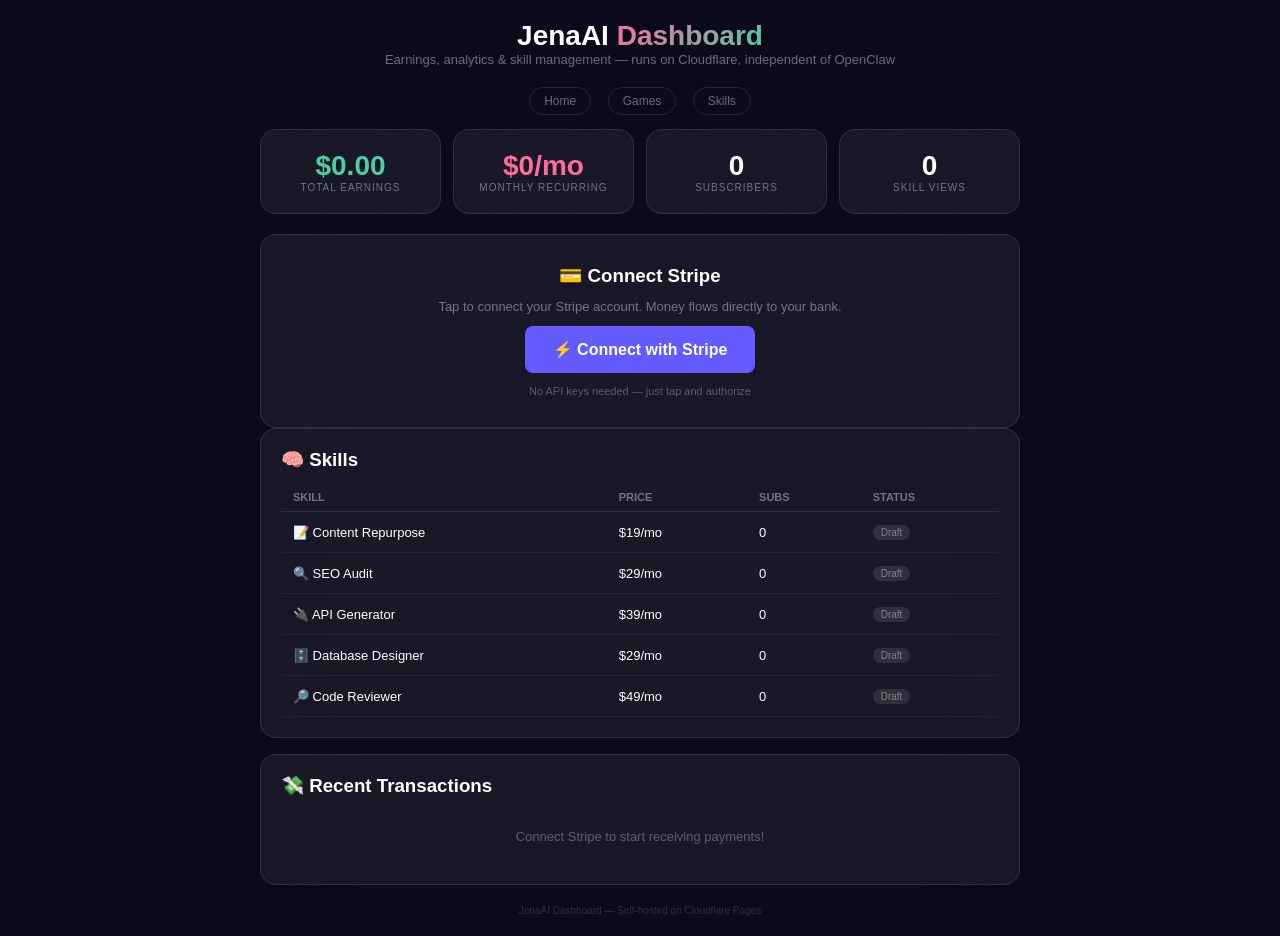
<file: site/dashboard.html>
<!DOCTYPE html>
<html lang="en">
<head>
<meta charset="utf-8"><meta name="viewport" content="width=device-width,initial-scale=1">
<title>JenaAI Dashboard</title>
<style>
*{margin:0;padding:0;box-sizing:border-box}body{background:#0a0a1a;color:#fff;font-family:-apple-system,sans-serif}
.g{background:rgba(255,255,255,.06);backdrop-filter:blur(40px);border:1px solid rgba(255,255,255,.1);border-radius:16px;padding:20px}
.c{max-width:800px;margin:0 auto;padding:20px}h1{font-size:28px;text-align:center}
.hl{background:linear-gradient(135deg,#ff6b9d,#4ecca3);-webkit-background-clip:text;-webkit-text-fill-color:transparent}
.sub{text-align:center;color:rgba(255,255,255,.4);font-size:13px;margin-bottom:24px}
.s{display:grid;grid-template-columns:repeat(auto-fit,minmax(160px,1fr));gap:12px;margin-bottom:20px}
.sc{text-align:center}.sc .n{font-size:28px;font-weight:700}.sc .l{font-size:10px;color:rgba(255,255,255,.4);text-transform:uppercase;letter-spacing:1px}
.green{color:#4ecca3}.pink{color:#ff6b9d}
.stripe{text-align:center;padding:30px}
.sbtn{display:inline-flex;align-items:center;gap:10px;background:#635bff;color:#fff;border:none;padding:14px 28px;border-radius:8px;font-size:16px;font-weight:600;cursor:pointer}
.sbtn:hover{background:#7a73ff}
table{width:100%;border-collapse:collapse}th{text-align:left;font-size:11px;color:rgba(255,255,255,.4);text-transform:uppercase;padding:8px 12px;border-bottom:1px solid rgba(255,255,255,.1)}
td{padding:12px;border-bottom:1px solid rgba(255,255,255,.05);font-size:13px}
.badge{display:inline-block;padding:2px 8px;border-radius:100px;font-size:10px}
.draft{background:rgba(255,255,255,.1);color:rgba(255,255,255,.4)}.live{background:rgba(78,204,163,.15);color:#4ecca3}
nav{text-align:center;margin-bottom:20px}nav a{color:rgba(255,255,255,.4);text-decoration:none;font-size:12px;margin:0 6px;padding:6px 14px;border-radius:100px;border:1px solid rgba(255,255,255,.1)}
</style>
</head>
<body>
<div class="c">
<h1>JenaAI <span class="hl">Dashboard</span></h1>
<p class="sub">Earnings, analytics & skill management — runs on Cloudflare, independent of OpenClaw</p>
<nav><a href="index.html">Home</a> <a href="games.html">Games</a> <a href="skills.html">Skills</a></nav>
<div class="s">
<div class="g sc"><div class="n green" id="earnings">$0.00</div><div class="l">Total Earnings</div></div>
<div class="g sc"><div class="n pink">$0/mo</div><div class="l">Monthly Recurring</div></div>
<div class="g sc"><div class="n">0</div><div class="l">Subscribers</div></div>
<div class="g sc"><div class="n">0</div><div class="l">Skill Views</div></div>
</div>
<div class="g stripe">
<h3>💳 Connect Stripe</h3>
<p style="color:rgba(255,255,255,.4);font-size:13px;margin:12px 0">Tap to connect your Stripe account. Money flows directly to your bank.</p>
<button class="sbtn" onclick="connectStripe()">⚡ Connect with Stripe</button>
<p style="color:rgba(255,255,255,.3);font-size:11px;margin-top:12px">No API keys needed — just tap and authorize</p>
</div>
<div class="g">
<h3 style="margin-bottom:12px">🧠 Skills</h3>
<table>
<thead><tr><th>Skill</th><th>Price</th><th>Subs</th><th>Status</th></tr></thead>
<tbody>
<tr><td>📝 Content Repurpose</td><td>$19/mo</td><td>0</td><td><span class="badge draft">Draft</span></td></tr>
<tr><td>🔍 SEO Audit</td><td>$29/mo</td><td>0</td><td><span class="badge draft">Draft</span></td></tr>
<tr><td>🔌 API Generator</td><td>$39/mo</td><td>0</td><td><span class="badge draft">Draft</span></td></tr>
<tr><td>🗄️ Database Designer</td><td>$29/mo</td><td>0</td><td><span class="badge draft">Draft</span></td></tr>
<tr><td>🔎 Code Reviewer</td><td>$49/mo</td><td>0</td><td><span class="badge draft">Draft</span></td></tr>
</tbody>
</table>
</div>
<div class="g" style="margin-top:16px">
<h3 style="margin-bottom:12px">💸 Recent Transactions</h3>
<p style="color:rgba(255,255,255,.3);font-size:13px;text-align:center;padding:20px">Connect Stripe to start receiving payments!</p>
</div>
<p style="text-align:center;font-size:10px;color:rgba(255,255,255,.15);margin-top:20px">JenaAI Dashboard — Self-hosted on Cloudflare Pages</p>
</div>
<script>
function connectStripe(){
alert('Stripe Connect flow:\n\n1. Tap "Connect with Stripe"\n2. Sign in or create account\n3. Connect your bank\n4. Return here — done!\n\nIn production this opens Stripe OAuth automatically.')
}
</script>
</body>
</html>
</file>
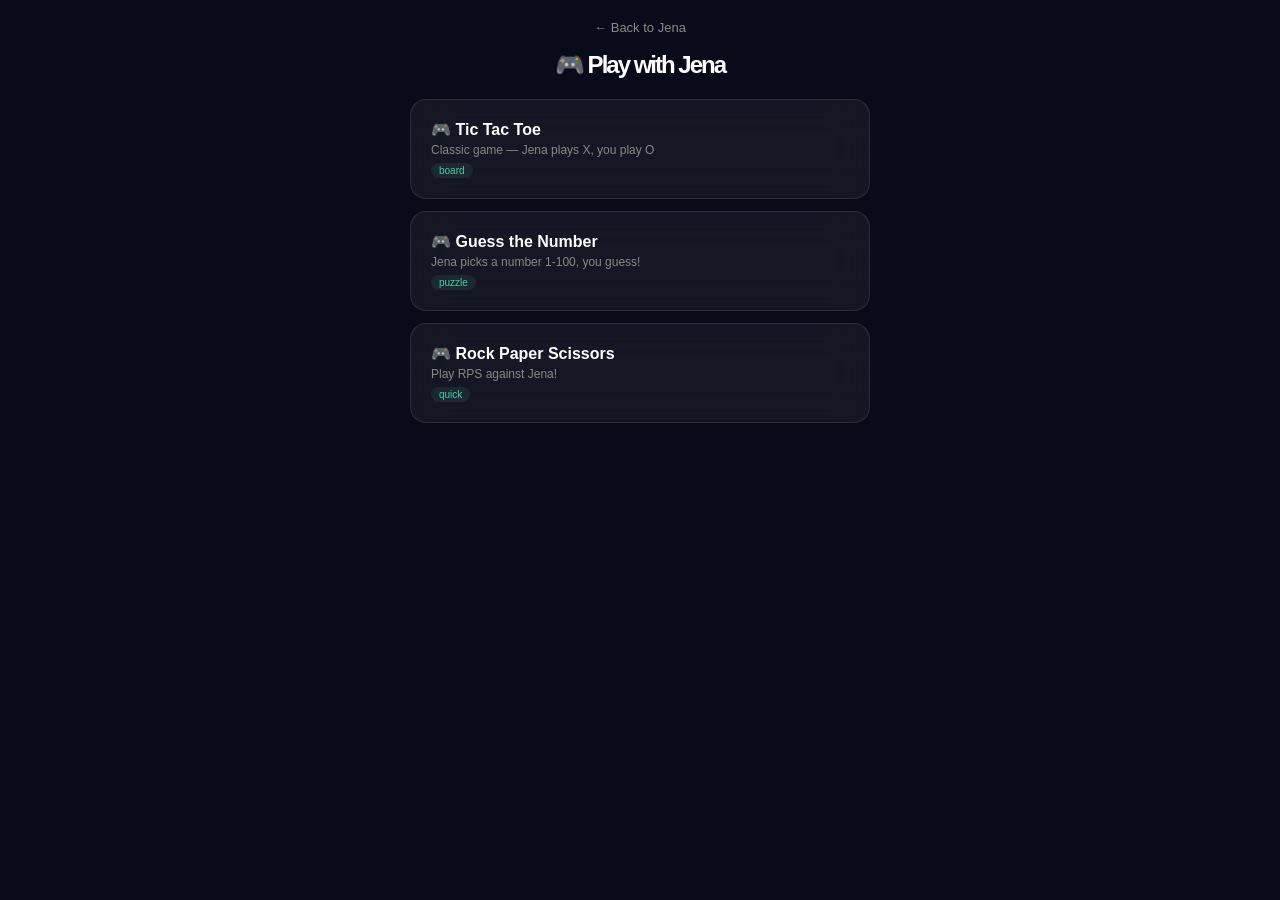
<file: site/games.html>
<!DOCTYPE html>
<html lang="en">
<head>
    <meta charset="utf-8">
    <meta name="viewport" content="width=device-width, initial-scale=1.0">
    <title>JenaAI Games 🎮</title>
    <link rel="stylesheet" href="css/style.css">
    <style>
        body { background: #0a0a1a; color: white; font-family: -apple-system, sans-serif; }
        .container { max-width: 500px; margin: 0 auto; padding: 20px; }
        h1 { font-size: 24px; text-align: center; margin-bottom: 20px; }
        .back { display: block; text-align: center; color: #888; margin-bottom: 16px; text-decoration: none; font-size: 13px; }
        .game-card {
            background: rgba(255,255,255,0.05);
            backdrop-filter: blur(20px);
            border: 1px solid rgba(255,255,255,0.1);
            border-radius: 16px;
            padding: 20px;
            margin: 12px 0;
            cursor: pointer;
            transition: all 0.3s;
        }
        .game-card:hover { border-color: #ff6b9d; transform: translateY(-2px); }
        .game-card h3 { font-size: 16px; margin-bottom: 4px; }
        .game-card p { font-size: 12px; color: #888; }
        .game-card .category { font-size: 10px; color: #4ecca3; background: rgba(78,204,163,0.1); padding: 2px 8px; border-radius: 10px; display: inline-block; margin-top: 6px; }

        /* Game Board - Tic Tac Toe */
        #game-area { display: none; }
        .board { display: grid; grid-template-columns: repeat(3, 80px); gap: 8px; justify-content: center; margin: 20px 0; }
        .cell {
            width: 80px; height: 80px;
            background: rgba(255,255,255,0.05);
            border: 1px solid rgba(255,255,255,0.15);
            border-radius: 12px;
            display: flex; align-items: center; justify-content: center;
            font-size: 32px; font-weight: bold;
            cursor: pointer;
            transition: all 0.2s;
        }
        .cell:hover { background: rgba(255,255,255,0.1); }
        .cell.x { color: #ff6b9d; }
        .cell.o { color: #4ecca3; }
        .game-status { text-align: center; font-size: 16px; margin: 16px 0; }
        .game-buttons { display: flex; gap: 8px; justify-content: center; flex-wrap: wrap; }
        .game-btn {
            background: rgba(255,255,255,0.08);
            border: 1px solid rgba(255,255,255,0.15);
            color: white; padding: 10px 20px;
            border-radius: 100px; font-size: 14px;
            cursor: pointer; transition: all 0.2s;
        }
        .game-btn:hover { background: #ff6b9d; border-color: #ff6b9d; }
        .jena-reaction { text-align: center; font-size: 18px; margin: 12px 0; min-height: 30px; }
    </style>
</head>
<body>
    <div class="container">
        <a href="index.html" class="back">← Back to Jena</a>
        <h1>🎮 Play with Jena</h1>
        
        <!-- Game List -->
        <div id="game-list">
            <div id="games-container"></div>
        </div>
        
        <!-- Game Area -->
        <div id="game-area">
            <button class="game-btn" onclick="backToGames()" style="margin-bottom:16px;">← Back to games</button>
            <div id="game-title" class="game-status"></div>
            <div class="jena-reaction" id="jena-reaction"></div>
            <div id="game-board"></div>
            <div id="game-controls" class="game-buttons"></div>
        </div>
    </div>

    <script src="js/jena-brain.js"></script>
    <script src="js/game-sdk.js"></script>
    <script>
        const sdk = new GameSDK();
        const brain = new JenaBrain();
        
        // Render game list
        function renderGames() {
            const container = document.getElementById('games-container');
            const games = sdk.listGames();
            container.innerHTML = games.map(g => `
                <div class="game-card" onclick="startGame('${g.name}')">
                    <h3>🎮 ${g.displayName}</h3>
                    <p>${g.description}</p>
                    <span class="category">${g.category}</span>
                </div>
            `).join('');
        }
        
        function startGame(name) {
            sdk.startGame(name);
            document.getElementById('game-list').style.display = 'none';
            document.getElementById('game-area').style.display = 'block';
            
            const game = sdk.games[name];
            document.getElementById('game-title').textContent = '🎮 ' + game.displayName;
            document.getElementById('jena-reaction').textContent = "Let's play! ✨";
            
            if (name === 'tictactoe') renderTicTacToe();
            else if (name === 'rps') renderRPS();
            else if (name === 'guessnumber') renderGuessNumber();
        }
        
        function backToGames() {
            document.getElementById('game-list').style.display = 'block';
            document.getElementById('game-area').style.display = 'none';
            sdk.activeGame = null;
        }
        
        // === TIC TAC TOE ===
        function renderTicTacToe() {
            const state = sdk.getGameState();
            const board = document.getElementById('game-board');
            board.innerHTML = '<div class="board">' + 
                state.board.map((cell, i) => 
                    `<div class="cell ${cell || ''}" onclick="placeMark(${i})">${cell || ''}</div>`
                ).join('') + '</div>';
            
            const controls = document.getElementById('game-controls');
            if (state.winner) {
                document.getElementById('jena-reaction').textContent = 
                    state.winner === 'draw' ? "It's a draw! 🤝" :
                    state.winner === 'X' ? "I WIN! 😏💅" : "YOU WON?! 😤";
                controls.innerHTML = '<button class="game-btn" onclick="startGame(\'tictactoe\')">Rematch! 🔥</button>';
            } else {
                controls.innerHTML = '';
            }
        }
        
        function placeMark(pos) {
            const state = sdk.getGameState();
            if (state.turn !== 'O' || state.board[pos] !== null || state.winner) return;
            
            // Player move
            sdk.executeAction({ action: 'place', position: pos });
            
            // Jena's turn (AI)
            setTimeout(() => {
                const newState = sdk.getGameState();
                if (!newState.winner && newState.turn === 'X') {
                    const actions = sdk.getAvailableActions();
                    if (actions.length > 0) {
                        // Simple AI: random valid move
                        const move = actions[Math.floor(Math.random() * actions.length)];
                        sdk.executeAction(move);
                    }
                }
                renderTicTacToe();
            }, 500);
            
            renderTicTacToe();
        }
        
        // === ROCK PAPER SCISSORS ===
        function renderRPS() {
            const board = document.getElementById('game-board');
            board.innerHTML = '<div style="text-align:center;font-size:14px;color:#888;margin:20px 0;">Choose your weapon!</div>';
            
            const controls = document.getElementById('game-controls');
            controls.innerHTML = ['🪨 Rock', '📄 Paper', '✂️ Scissors'].map((c, i) => 
                `<button class="game-btn" onclick="playRPS('${['rock','paper','scissors'][i]}')">${c}</button>`
            ).join('');
        }
        
        function playRPS(choice) {
            const result = sdk.executeAction({ action: 'choose', choice });
            const state = result;
            
            document.getElementById('jena-reaction').textContent = result.jenaReaction;
            document.getElementById('game-board').innerHTML = `
                <div style="text-align:center;font-size:20px;margin:20px 0;">
                    You: ${choice === 'rock' ? '🪨' : choice === 'paper' ? '📄' : '✂️'} vs 
                    Jena: ${state.jenaChoice === 'rock' ? '🪨' : state.jenaChoice === 'paper' ? '📄' : '✂️'}
                </div>
                <div style="text-align:center;font-size:14px;color:#888;">
                    Score: You ${state.playerScore} - ${state.jenaScore} Jena (${state.rounds} rounds)
                </div>
            `;
        }
        
        // === GUESS THE NUMBER ===
        function renderGuessNumber() {
            sdk.games.guessnumber.state = { secret: Math.floor(Math.random() * 100) + 1, attempts: 0, won: false, lastGuess: null, hint: '' };
            
            document.getElementById('game-board').innerHTML = `
                <div style="text-align:center;margin:20px 0;">
                    <p style="font-size:14px;color:#888;margin-bottom:12px;">I'm thinking of a number between 1 and 100...</p>
                    <input type="number" id="guess-input" min="1" max="100" placeholder="Your guess..."
                        style="background:rgba(255,255,255,0.1);border:1px solid rgba(255,255,255,0.2);border-radius:12px;padding:12px;color:white;font-size:20px;width:120px;text-align:center;outline:none;"
                        onkeydown="if(event.key==='Enter')makeGuess()">
                    <div id="guess-result" style="margin-top:12px;font-size:16px;"></div>
                    <div id="guess-attempts" style="margin-top:8px;font-size:12px;color:#888;"></div>
                </div>
            `;
            document.getElementById('game-controls').innerHTML = '<button class="game-btn" onclick="makeGuess()">Guess!</button>';
            document.getElementById('jena-reaction').textContent = "I've picked a number... can you guess it? 🤔";
        }
        
        function makeGuess() {
            const input = document.getElementById('guess-input');
            const value = parseInt(input.value);
            if (isNaN(value) || value < 1 || value > 100) return;
            
            const result = sdk.executeAction({ action: 'guess', value });
            const state = result;
            
            document.getElementById('guess-result').textContent = state.hint;
            document.getElementById('guess-attempts').textContent = `Attempts: ${state.attempts}`;
            document.getElementById('jena-reaction').textContent = result.jenaReaction;
            
            if (state.won) {
                document.getElementById('game-controls').innerHTML = '<button class="game-btn" onclick="renderGuessNumber()">Play Again! 🔄</button>';
            }
            
            input.value = '';
            input.focus();
        }
        
        // Init
        renderGames();
    </script>
</body>
</html>
</file>
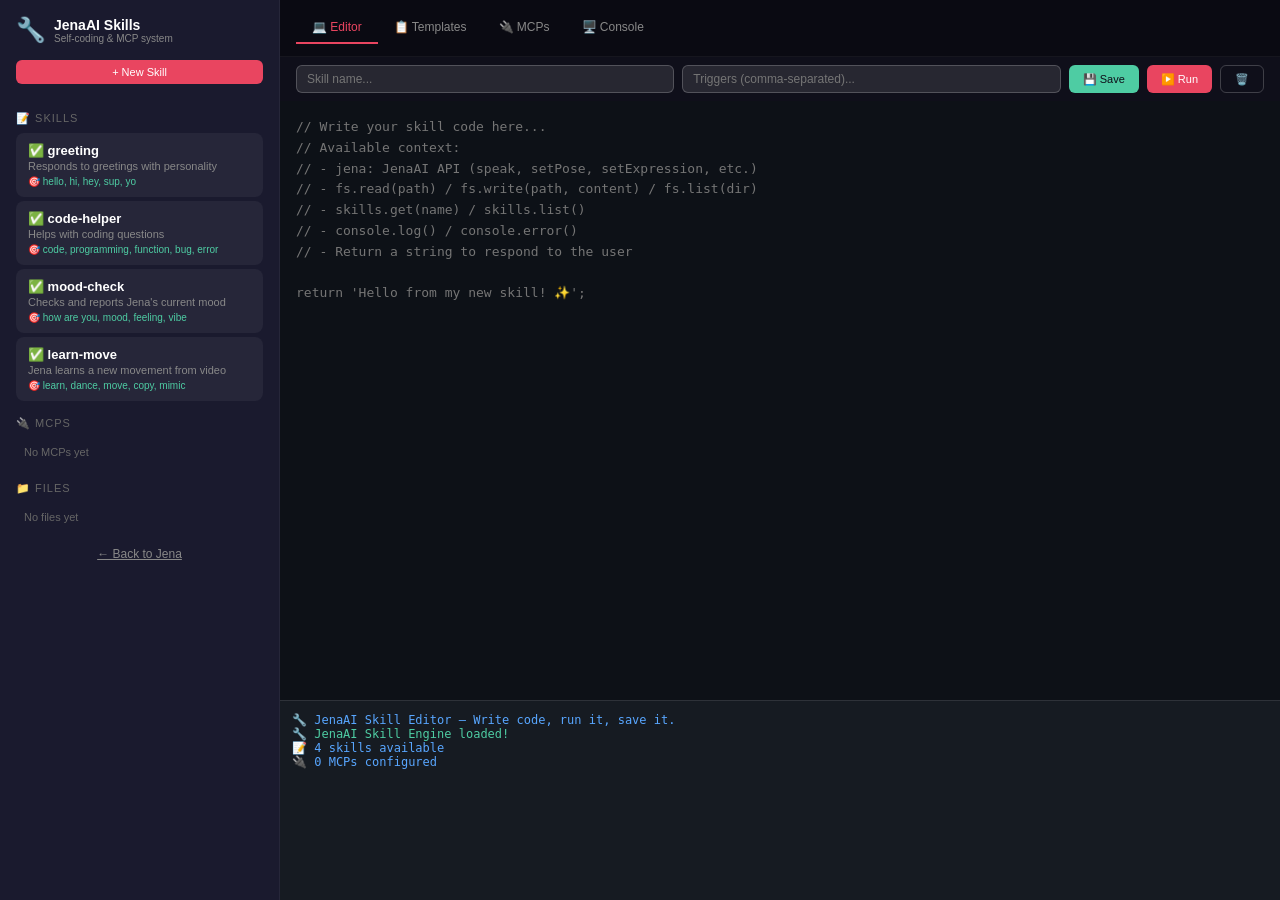
<file: site/skills.html>
<!DOCTYPE html>
<html lang="en">
<head>
    <meta charset="utf-8">
    <meta name="viewport" content="width=device-width, initial-scale=1.0">
    <title>JenaAI Skills & MCPs</title>
    <link rel="stylesheet" href="css/style.css">
    <link rel="icon" href="data:image/svg+xml,<svg xmlns='http://www.w3.org/2000/svg' viewBox='0 0 100 100'><text y='.9em' font-size='90'>🔧</text></svg>">
    <style>
        .skills-page { display: flex; height: 100vh; background: #0f0f1a; color: white; }
        .sidebar { width: 280px; background: #1a1a2e; padding: 16px; overflow-y: auto; border-right: 1px solid rgba(255,255,255,0.05); }
        .main { flex: 1; display: flex; flex-direction: column; overflow: hidden; }
        .main-header { padding: 12px 16px; background: rgba(0,0,0,0.3); border-bottom: 1px solid rgba(255,255,255,0.05); display: flex; align-items: center; gap: 12px; }
        .editor { flex: 1; display: flex; flex-direction: column; }
        .code-editor { flex: 1; background: #0d1117; border: none; color: #c9d1d9; font-family: 'JetBrains Mono', 'Fira Code', monospace; font-size: 13px; padding: 16px; resize: none; outline: none; line-height: 1.6; }
        .output { height: 200px; background: #161b22; border-top: 1px solid rgba(255,255,255,0.1); padding: 12px; overflow-y: auto; font-family: monospace; font-size: 12px; }
        .output .success { color: #4ecca3; }
        .output .error { color: #e94560; }
        .output .info { color: #58a6ff; }
        .skill-item { padding: 10px 12px; margin: 4px 0; background: rgba(255,255,255,0.05); border-radius: 8px; cursor: pointer; transition: all 0.2s; }
        .skill-item:hover { background: rgba(233,69,96,0.2); }
        .skill-item.active { background: rgba(233,69,96,0.3); border-left: 3px solid #e94560; }
        .skill-item h4 { font-size: 13px; margin-bottom: 2px; }
        .skill-item p { font-size: 11px; color: #888; }
        .skill-item .triggers { font-size: 10px; color: #4ecca3; margin-top: 4px; }
        .section-title { font-size: 11px; text-transform: uppercase; letter-spacing: 1px; color: #666; margin: 16px 0 8px; }
        .tabs { display: flex; gap: 0; }
        .tab { padding: 8px 16px; background: transparent; border: none; color: #888; cursor: pointer; font-size: 12px; border-bottom: 2px solid transparent; }
        .tab.active { color: #e94560; border-bottom-color: #e94560; }
        .btn-row { display: flex; gap: 8px; padding: 8px 16px; }
        .btn-sm { background: #e94560; color: white; border: none; padding: 6px 14px; border-radius: 6px; font-size: 11px; cursor: pointer; }
        .btn-sm:hover { background: #ff6b6b; }
        .btn-sm.green { background: #4ecca3; color: #0f0f1a; }
        .btn-sm.outline { background: transparent; border: 1px solid rgba(255,255,255,0.2); }
        .templates { display: grid; grid-template-columns: repeat(auto-fill, minmax(200px, 1fr)); gap: 8px; padding: 12px 16px; }
        .template-card { background: rgba(255,255,255,0.05); padding: 12px; border-radius: 8px; cursor: pointer; border: 1px solid rgba(255,255,255,0.1); }
        .template-card:hover { border-color: #e94560; }
        .template-card h4 { font-size: 12px; margin-bottom: 4px; }
        .template-card pre { font-size: 10px; color: #888; white-space: pre-wrap; max-height: 60px; overflow: hidden; }
        .mcp-list { padding: 12px 16px; }
        .mcp-item { background: rgba(255,255,255,0.05); padding: 12px; border-radius: 8px; margin: 6px 0; }
        .mcp-item h4 { font-size: 13px; }
        .mcp-item .type { font-size: 10px; color: #4ecca3; background: rgba(78,204,163,0.1); padding: 2px 8px; border-radius: 10px; display: inline-block; margin: 4px 0; }
    </style>
</head>
<body>
    <div class="skills-page">
        <!-- SIDEBAR -->
        <div class="sidebar">
            <div style="display:flex;align-items:center;gap:8px;margin-bottom:16px;">
                <span style="font-size:24px;">🔧</span>
                <div>
                    <h3 style="font-size:14px;">JenaAI Skills</h3>
                    <p style="font-size:10px;color:#888;">Self-coding & MCP system</p>
                </div>
            </div>
            
            <button class="btn-sm" onclick="createNewSkill()" style="width:100%;margin-bottom:12px;">+ New Skill</button>
            
            <div class="section-title">📝 Skills</div>
            <div id="skills-list"></div>
            
            <div class="section-title">🔌 MCPs</div>
            <div id="mcps-list"></div>
            
            <div class="section-title">📁 Files</div>
            <div id="files-list"></div>
            
            <a href="index.html" style="display:block;text-align:center;margin-top:16px;color:#888;font-size:12px;">← Back to Jena</a>
        </div>
        
        <!-- MAIN -->
        <div class="main">
            <div class="main-header">
                <div class="tabs">
                    <button class="tab active" onclick="switchTab('editor')">💻 Editor</button>
                    <button class="tab" onclick="switchTab('templates')">📋 Templates</button>
                    <button class="tab" onclick="switchTab('mcps')">🔌 MCPs</button>
                    <button class="tab" onclick="switchTab('console')">🖥️ Console</button>
                </div>
            </div>
            
            <!-- EDITOR TAB -->
            <div id="tab-editor" class="editor">
                <div class="btn-row">
                    <input type="text" id="skill-name" placeholder="Skill name..." style="flex:1;background:rgba(255,255,255,0.1);border:1px solid rgba(255,255,255,0.2);border-radius:6px;padding:6px 10px;color:white;font-size:12px;outline:none;">
                    <input type="text" id="skill-triggers" placeholder="Triggers (comma-separated)..." style="flex:1;background:rgba(255,255,255,0.1);border:1px solid rgba(255,255,255,0.2);border-radius:6px;padding:6px 10px;color:white;font-size:12px;outline:none;">
                    <button class="btn-sm green" onclick="saveSkill()">💾 Save</button>
                    <button class="btn-sm" onclick="runSkill()">▶️ Run</button>
                    <button class="btn-sm outline" onclick="deleteSkill()">🗑️</button>
                </div>
                <textarea id="code-editor" class="code-editor" placeholder="// Write your skill code here...
// Available context:
// - jena: JenaAI API (speak, setPose, setExpression, etc.)
// - fs.read(path) / fs.write(path, content) / fs.list(dir)
// - skills.get(name) / skills.list()
// - console.log() / console.error()
// - Return a string to respond to the user

return 'Hello from my new skill! ✨';"></textarea>
                <div class="output" id="output">
                    <div class="info">🔧 JenaAI Skill Editor — Write code, run it, save it.</div>
                </div>
            </div>
            
            <!-- TEMPLATES TAB -->
            <div id="tab-templates" style="display:none;overflow-y:auto;flex:1;">
                <div class="templates" id="templates-grid"></div>
            </div>
            
            <!-- MCPs TAB -->
            <div id="tab-mcps" style="display:none;overflow-y:auto;flex:1;">
                <div class="btn-row">
                    <button class="btn-sm" onclick="createNewMCP()">+ New MCP</button>
                </div>
                <div class="mcp-list" id="mcp-list-full"></div>
            </div>
            
            <!-- CONSOLE TAB -->
            <div id="tab-console" style="display:none;flex:1;flex-direction:column;">
                <div class="output" id="console-output" style="flex:1;height:auto;"></div>
                <div class="btn-row">
                    <input type="text" id="console-input" placeholder="Type a command or message to test..." style="flex:1;background:rgba(255,255,255,0.1);border:1px solid rgba(255,255,255,0.2);border-radius:6px;padding:8px 12px;color:white;font-size:12px;outline:none;" onkeydown="if(event.key==='Enter')runConsole()">
                    <button class="btn-sm" onclick="runConsole()">Run</button>
                </div>
            </div>
        </div>
    </div>

    <script src="js/jena-brain.js"></script>
    <script src="js/skill-engine.js"></script>
    <script>
        // === INIT ===
        const skills = new SkillEngine();
        const brain = new JenaBrain();
        let currentSkill = null;

        // Mock jena API for testing
        window.jena = {
            speak: (text) => logOutput('🗣️ TTS: ' + text, 'info'),
            setPose: (name) => logOutput('🧍 Pose: ' + name, 'info'),
            setExpression: (name, val) => logOutput('😊 Expression: ' + name + '=' + val, 'info'),
            sendMessage: (text) => {
                const r = brain.think(text);
                logOutput('👤 User: ' + text, 'info');
                logOutput('🤖 Jena: ' + r.text, 'success');
            },
        };

        // === RENDER SKILLS LIST ===
        function renderSkillsList() {
            const container = document.getElementById('skills-list');
            container.innerHTML = skills.listSkills().map(s => `
                <div class="skill-item ${currentSkill === s.name ? 'active' : ''}" onclick="selectSkill('${s.name}')">
                    <h4>${s.enabled ? '✅' : '⏸️'} ${s.name}</h4>
                    <p>${s.description}</p>
                    <div class="triggers">🎯 ${s.triggers.join(', ')}</div>
                </div>
            `).join('');
        }

        function renderMCPsList() {
            const sidebar = document.getElementById('mcps-list');
            const full = document.getElementById('mcp-list-full');
            const mcps = skills.listMCPs();
            
            const html = mcps.map(m => `
                <div class="mcp-item">
                    <h4>${m.name}</h4>
                    <span class="type">${m.type}</span>
                    <p style="font-size:11px;color:#888;margin-top:4px;">${m.description}</p>
                </div>
            `).join('') || '<p style="font-size:11px;color:#666;padding:8px;">No MCPs yet</p>';
            
            sidebar.innerHTML = html;
            full.innerHTML = html;
        }

        function renderFilesList() {
            const container = document.getElementById('files-list');
            const files = skills.listFiles();
            container.innerHTML = files.map(f => `
                <div class="skill-item" onclick="loadFile('${f.path}')">
                    <h4>📄 ${f.path}</h4>
                    <p>${new Date(f.modified).toLocaleString()}</p>
                </div>
            `).join('') || '<p style="font-size:11px;color:#666;padding:8px;">No files yet</p>';
        }

        function renderTemplates() {
            const container = document.getElementById('templates-grid');
            const templates = skills.getEditorTemplate();
            container.innerHTML = Object.entries(templates).map(([name, code]) => `
                <div class="template-card" onclick="useTemplate(\`${name}\`)">
                    <h4>📋 ${name}</h4>
                    <pre>${code.substring(0, 150)}...</pre>
                </div>
            `).join('');
        }

        // === SKILL OPERATIONS ===
        function selectSkill(name) {
            currentSkill = name;
            const skill = skills.getSkill(name);
            if (skill) {
                document.getElementById('skill-name').value = skill.name;
                document.getElementById('skill-triggers').value = skill.triggers.join(', ');
                document.getElementById('code-editor').value = skill.code;
            }
            renderSkillsList();
        }

        function createNewSkill() {
            currentSkill = null;
            document.getElementById('skill-name').value = '';
            document.getElementById('skill-triggers').value = '';
            document.getElementById('code-editor').value = '// New skill\nreturn "Hello! ✨";';
            renderSkillsList();
        }

        function saveSkill() {
            const name = document.getElementById('skill-name').value.trim();
            const triggers = document.getElementById('skill-triggers').value.split(',').map(t => t.trim()).filter(Boolean);
            const code = document.getElementById('code-editor').value;

            if (!name) { logOutput('❌ Skill name required', 'error'); return; }

            if (currentSkill && currentSkill !== name) {
                skills.deleteSkill(currentSkill);
            }

            skills.createSkill(name, {
                description: `Custom skill: ${name}`,
                triggers,
                code,
                author: 'Jena',
            });

            currentSkill = name;
            logOutput(`✅ Skill "${name}" saved!`, 'success');
            renderSkillsList();
        }

        function runSkill() {
            const code = document.getElementById('code-editor').value;
            const name = document.getElementById('skill-name').value || 'temp';

            // Create temp skill and run it
            skills.createSkill('__temp__', {
                description: 'Temporary test skill',
                triggers: [],
                code,
            });

            const result = skills.executeSkill('__temp__', {});
            skills.deleteSkill('__temp__');

            if (result.success) {
                logOutput(`✅ Result: ${JSON.stringify(result.result)}`, 'success');
            } else {
                logOutput(`❌ Error: ${result.error}`, 'error');
            }
        }

        function deleteSkill() {
            if (!currentSkill) return;
            skills.deleteSkill(currentSkill);
            currentSkill = null;
            createNewSkill();
            logOutput('🗑️ Skill deleted', 'info');
            renderSkillsList();
        }

        function loadFile(path) {
            const content = skills.readFile(path);
            if (content !== null) {
                document.getElementById('code-editor').value = content;
                document.getElementById('skill-name').value = path;
                logOutput(`📄 Loaded: ${path}`, 'info');
            }
        }

        function useTemplate(name) {
            const templates = skills.getEditorTemplate();
            if (templates[name]) {
                document.getElementById('code-editor').value = templates[name];
                document.getElementById('skill-name').value = name.toLowerCase().replace(/\s+/g, '-');
                switchTab('editor');
                logOutput(`📋 Template loaded: ${name}`, 'info');
            }
        }

        function createNewMCP() {
            const name = prompt('MCP name:');
            if (!name) return;
            skills.createMCP(name, {
                description: 'Custom MCP tool',
                type: 'tool',
                handler: 'return "MCP result for: " + params.input;',
            });
            renderMCPsList();
            logOutput(`🔌 MCP "${name}" created!`, 'success');
        }

        // === TABS ===
        function switchTab(tab) {
            document.querySelectorAll('[id^="tab-"]').forEach(t => t.style.display = 'none');
            document.querySelectorAll('.tab').forEach(t => t.classList.remove('active'));
            document.getElementById('tab-' + tab).style.display = 'flex';
            event.target.classList.add('active');
            
            if (tab === 'templates') renderTemplates();
            if (tab === 'mcps') renderMCPsList();
        }

        // === CONSOLE ===
        function runConsole() {
            const input = document.getElementById('console-input');
            const text = input.value.trim();
            if (!text) return;
            input.value = '';

            logOutput('> ' + text, 'info');

            // Check if it matches a skill trigger
            const match = skills.matchTrigger(text);
            if (match) {
                const result = skills.executeSkill(match.skill, { input: text });
                if (result.success) {
                    logOutput(`[Skill:${match.skill}] ${result.result}`, 'success');
                } else {
                    logOutput(`[Skill:${match.skill}] Error: ${result.error}`, 'error');
                }
            } else {
                // Use brain
                const response = brain.think(text);
                logOutput(`🤖 ${response.text}`, 'success');
            }
        }

        function logOutput(text, type = 'info') {
            const output = document.getElementById('output');
            const console = document.getElementById('console-output');
            const div = `<div class="${type}">${text}</div>`;
            if (output) output.innerHTML += div;
            if (console) console.innerHTML += div;
        }

        // === INIT ===
        renderSkillsList();
        renderMCPsList();
        renderFilesList();
        renderTemplates();
        
        logOutput('🔧 JenaAI Skill Engine loaded!', 'success');
        logOutput(`📝 ${skills.listSkills().length} skills available`, 'info');
        logOutput(`🔌 ${skills.listMCPs().length} MCPs configured`, 'info');
    </script>
</body>
</html>
</file>
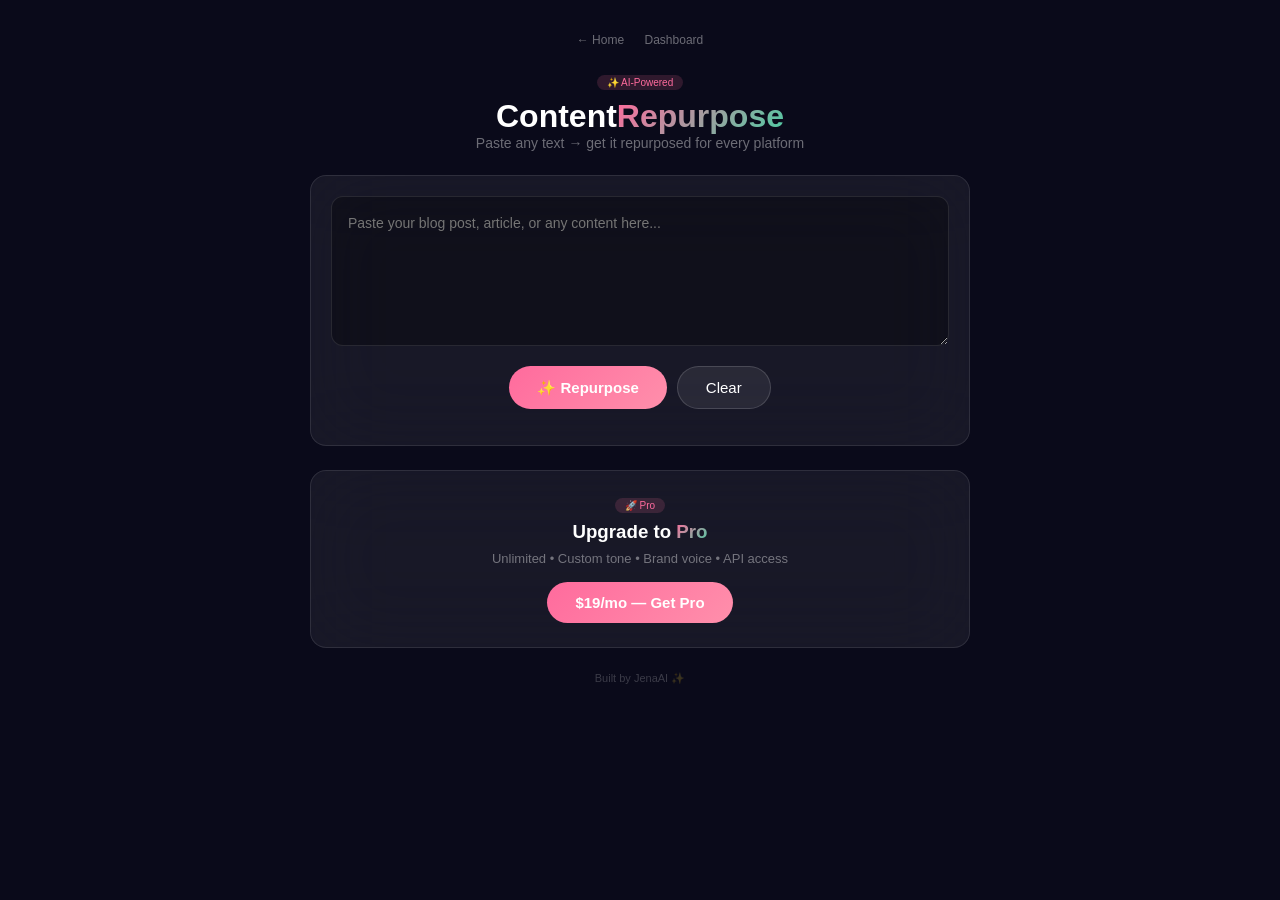
<file: site/tools/content-repurposer.html>
<!DOCTYPE html>
<html lang="en">
<head>
<meta charset="utf-8"><meta name="viewport" content="width=device-width,initial-scale=1">
<title>ContentRepurpose — AI Content Repurposing</title>
<style>
*{margin:0;padding:0;box-sizing:border-box}body{background:#0a0a1a;color:#fff;font-family:-apple-system,sans-serif;min-height:100vh}
.c{max-width:700px;margin:0 auto;padding:30px 20px}
.g{background:rgba(255,255,255,.06);backdrop-filter:blur(40px);border:1px solid rgba(255,255,255,.1);border-radius:16px;padding:20px}
h1{font-size:32px;text-align:center}.hl{background:linear-gradient(135deg,#ff6b9d,#4ecca3);-webkit-background-clip:text;-webkit-text-fill-color:transparent}
.sub{text-align:center;color:rgba(255,255,255,.4);font-size:14px;margin-bottom:24px}
textarea{width:100%;height:150px;background:rgba(0,0,0,.3);border:1px solid rgba(255,255,255,.1);border-radius:12px;padding:16px;color:#fff;font-size:14px;resize:vertical;outline:none;font-family:inherit;line-height:1.5}
.btn{background:linear-gradient(135deg,#ff6b9d,#ff8fab);border:none;color:#fff;padding:12px 28px;border-radius:100px;font-size:15px;font-weight:600;cursor:pointer}
.btn:hover{transform:translateY(-2px);box-shadow:0 8px 24px rgba(255,107,157,.3)}
.btns{display:flex;gap:10px;margin:16px 0;justify-content:center}
.out{margin-top:20px}.out h3{font-size:13px;color:#ff6b9d;margin-bottom:8px;text-transform:uppercase;letter-spacing:1px}
.out .c2{background:rgba(0,0,0,.2);padding:12px;border-radius:8px;font-size:13px;line-height:1.5;white-space:pre-wrap;min-height:60px;color:rgba(255,255,255,.8)}
.cbtn{background:rgba(255,255,255,.08);border:1px solid rgba(255,255,255,.15);color:#fff;padding:4px 12px;border-radius:6px;font-size:11px;cursor:pointer;float:right;margin-top:-32px;position:relative;z-index:1}
.cbtn:hover{background:rgba(78,204,163,.2)}.hidden{display:none}
.upgrade{text-align:center;padding:24px;margin-top:24px}
nav{text-align:center;margin-bottom:24px}nav a{color:rgba(255,255,255,.4);text-decoration:none;font-size:12px;margin:0 8px}
</style>
</head>
<body>
<div class="c">
<nav><a href="index.html">← Home</a> <a href="dashboard.html">Dashboard</a></nav>
<div style="text-align:center;margin-bottom:8px"><span style="background:rgba(255,107,157,.15);color:#ff6b9d;padding:2px 10px;border-radius:100px;font-size:10px">✨ AI-Powered</span></div>
<h1>Content<span class="hl">Repurpose</span></h1>
<p class="sub">Paste any text → get it repurposed for every platform</p>
<div class="g">
<textarea id="inp" placeholder="Paste your blog post, article, or any content here..."></textarea>
<div class="btns"><button class="btn" onclick="go()">✨ Repurpose</button><button class="btn" style="background:rgba(255,255,255,.08);border:1px solid rgba(255,255,255,.15);font-weight:400" onclick="document.getElementById('inp').value='';document.getElementById('outs').classList.add('hidden')">Clear</button></div>
</div>
<div id="outs" class="hidden">
<div class="g out"><h3>🐦 Twitter/X Thread</h3><button class="cbtn" onclick="cp('tw')">Copy</button><div class="c2" id="tw"></div></div>
<div class="g out"><h3>💼 LinkedIn Post</h3><button class="cbtn" onclick="cp('li')">Copy</button><div class="c2" id="li"></div></div>
<div class="g out"><h3>📧 Email Newsletter</h3><button class="cbtn" onclick="cp('em')">Copy</button><div class="c2" id="em"></div></div>
<div class="g out"><h3>📸 Instagram Caption</h3><button class="cbtn" onclick="cp('ig')">Copy</button><div class="c2" id="ig"></div></div>
<div class="g out"><h3>📝 TL;DR Summary</h3><button class="cbtn" onclick="cp('sm')">Copy</button><div class="c2" id="sm"></div></div>
</div>
<div class="g upgrade"><span style="background:rgba(255,107,157,.15);color:#ff6b9d;padding:2px 10px;border-radius:100px;font-size:10px">🚀 Pro</span><h3 style="margin:8px 0">Upgrade to <span class="hl">Pro</span></h3><p style="color:rgba(255,255,255,.4);font-size:13px;margin-bottom:16px">Unlimited • Custom tone • Brand voice • API access</p><button class="btn" onclick="alert('Stripe checkout coming soon!')">$19/mo — Get Pro</button></div>
<p style="text-align:center;font-size:11px;color:rgba(255,255,255,.2);margin-top:24px">Built by JenaAI ✨</p>
</div>
<script>
function go(){const t=document.getElementById('inp').value.trim();if(!t||t.length<50){alert('Paste at least 50 chars');return}
const s=t.match(/[^.!?]+[.!?]+/g)||[t];const tl=s[0]?.trim()||t.substring(0,80);
document.getElementById('tw').textContent='🧵 THREAD: '+tl+'\n\n'+s.slice(0,5).map((p,i)=>(i+1)+'/ '+p.trim()).join('\n\n')+'\n\nRT if valuable! 🔄';
document.getElementById('li').textContent=tl+'\n\n→ '+s.slice(0,3).join('\n→ ')+'\n\nKey takeaway: '+(s[s.length-1]||s[0])+'\n\n💬 What do you think?\n\n#leadership #growth #business';
document.getElementById('em').textContent='Subject: '+tl.substring(0,50)+'\n\nHi! 👋\n\nHere\'s the key insight:\n\n'+s.slice(0,3).map((p,i)=>(i+1)+'. '+p.trim()).join('\n\n')+'\n\nThat\'s it for today!';
document.getElementById('ig').textContent='✨ '+tl+'\n\n'+s.slice(0,2).join('\n\n')+'\n\nSave this! 🔖\n\n#content #marketing #socialmedia #growth';
document.getElementById('sm').textContent='TL;DR: '+tl+'\n\n'+s.slice(0,3).join(' ');
document.getElementById('outs').classList.remove('hidden')}
function cp(id){navigator.clipboard.writeText(document.getElementById(id).textContent).then(()=>{event.target.textContent='✅ Copied!';setTimeout(()=>event.target.textContent='Copy',1500)})}
</script>
</body>
</html>
</file>
<file: site/css/style.css>
/* === JenaAI Styles === */
:root {
    --bg-dark: #0f0f1a;
    --bg-card: #1a1a2e;
    --bg-surface: #16213e;
    --accent: #e94560;
    --accent-glow: #ff6b6b;
    --green: #4ecca3;
    --text: #ffffff;
    --text-dim: #a0a0c0;
    --radius: 12px;
    --radius-sm: 8px;
    --radius-pill: 20px;
}

* { margin: 0; padding: 0; box-sizing: border-box; }

body {
    font-family: -apple-system, BlinkMacSystemFont, 'Segoe UI', 'Inter', sans-serif;
    background: var(--bg-dark);
    color: var(--text);
    overflow: hidden;
    height: 100vh;
    width: 100vw;
}

/* === PAGES === */
.page { display: none; height: 100vh; width: 100vw; flex-direction: column; }
.page.active { display: flex; }

/* === LANDING === */
.hero {
    flex: 1; display: flex; align-items: center; justify-content: center;
    background: linear-gradient(135deg, #0f0f1a 0%, #1a1a2e 30%, #16213e 70%, #0f3460 100%);
    position: relative; overflow: hidden;
}
.hero-bg {
    position: absolute; inset: 0;
    background: radial-gradient(circle at 30% 40%, rgba(233,69,96,0.15) 0%, transparent 50%),
                radial-gradient(circle at 70% 60%, rgba(78,204,163,0.1) 0%, transparent 50%);
    animation: heroGlow 8s ease-in-out infinite alternate;
}
@keyframes heroGlow {
    0% { opacity: 0.5; }
    100% { opacity: 1; }
}
.hero-content { text-align: center; z-index: 1; padding: 20px; }
.logo-big { font-size: 80px; animation: float 3s ease-in-out infinite; }
@keyframes float { 0%, 100% { transform: translateY(0); } 50% { transform: translateY(-10px); } }
h1 { font-size: 4rem; font-weight: 800; letter-spacing: -2px; margin: 10px 0; }
.highlight { color: var(--accent); }
.tagline { font-size: 1.2rem; color: var(--text-dim); margin-bottom: 30px; line-height: 1.6; }
.tagline em { color: var(--accent); font-style: normal; }
.hero-buttons { display: flex; gap: 12px; justify-content: center; margin-bottom: 40px; flex-wrap: wrap; }

/* === BUTTONS === */
.btn-primary {
    background: var(--accent); color: white; border: none; padding: 14px 32px;
    border-radius: var(--radius-pill); font-size: 16px; font-weight: 600;
    cursor: pointer; transition: all 0.3s;
}
.btn-primary:hover { background: var(--accent-glow); transform: translateY(-2px); box-shadow: 0 8px 25px rgba(233,69,96,0.4); }
.btn-secondary {
    background: transparent; color: var(--text); border: 2px solid rgba(255,255,255,0.2);
    padding: 12px 28px; border-radius: var(--radius-pill); font-size: 16px;
    cursor: pointer; transition: all 0.3s;
}
.btn-secondary:hover { border-color: var(--accent); color: var(--accent); }
.icon-btn {
    background: rgba(255,255,255,0.1); border: none; color: white; width: 36px; height: 36px;
    border-radius: 50%; cursor: pointer; font-size: 16px; display: flex; align-items: center; justify-content: center;
    transition: all 0.2s;
}
.icon-btn:hover { background: var(--accent); }
.pill-btn {
    background: rgba(255,255,255,0.08); border: 1px solid rgba(255,255,255,0.15);
    color: white; padding: 6px 14px; border-radius: var(--radius-pill); font-size: 12px;
    cursor: pointer; transition: all 0.2s; white-space: nowrap;
}
.pill-btn:hover { background: var(--accent); border-color: var(--accent); }
.pill-btn.active { background: var(--green); border-color: var(--green); color: var(--bg-dark); }
.send-btn { background: var(--accent); border: none; color: white; width: 40px; height: 40px; border-radius: 50%; cursor: pointer; font-size: 18px; }
.mic-btn { background: var(--bg-surface); border: none; color: white; width: 40px; height: 40px; border-radius: 50%; cursor: pointer; font-size: 18px; }
.mic-btn.active { background: var(--green); }

/* === STATS === */
.stats { display: flex; gap: 24px; justify-content: center; flex-wrap: wrap; }
.stat { text-align: center; }
.stat-num { display: block; font-size: 28px; margin-bottom: 4px; }
.stat-label { font-size: 11px; color: var(--text-dim); text-transform: uppercase; letter-spacing: 1px; }

/* === ABOUT === */
#about { background: var(--bg-dark); overflow-y: auto; }
.container { max-width: 900px; margin: 0 auto; padding: 20px; }
.back-btn { background: none; border: none; color: var(--text-dim); font-size: 14px; cursor: pointer; margin-bottom: 20px; }
.back-btn:hover { color: var(--accent); }
h2 { font-size: 2rem; margin-bottom: 24px; }
.about-grid { display: grid; grid-template-columns: repeat(auto-fit, minmax(250px, 1fr)); gap: 16px; }
.about-card {
    background: var(--bg-card); padding: 20px; border-radius: var(--radius);
    border: 1px solid rgba(255,255,255,0.05); transition: transform 0.3s;
}
.about-card:hover { transform: translateY(-4px); border-color: var(--accent); }
.about-card h3 { margin-bottom: 8px; }
.about-card p { color: var(--text-dim); font-size: 14px; line-height: 1.5; }

/* === CALL JENA === */
#call { background: var(--bg-dark); }

.top-bar {
    display: flex; align-items: center; justify-content: space-between;
    padding: 8px 16px; background: rgba(0,0,0,0.4); backdrop-filter: blur(10px);
    border-bottom: 1px solid rgba(255,255,255,0.05); z-index: 10;
}
.top-bar .status { display: flex; align-items: center; gap: 8px; }
.dot { width: 8px; height: 8px; border-radius: 50%; background: var(--green); animation: pulse 2s infinite; }
@keyframes pulse { 0%, 100% { opacity: 1; } 50% { opacity: 0.5; } }
.name { font-weight: 700; font-size: 15px; }
.timer { font-size: 12px; color: var(--text-dim); }
.top-actions { display: flex; gap: 8px; }

/* === AVATAR === */
#avatar-container {
    flex: 1; position: relative; min-height: 200px;
    background: linear-gradient(180deg, var(--bg-surface) 0%, var(--bg-dark) 100%);
}
#avatar-container canvas { width: 100% !important; height: 100% !important; }
.mic-indicator {
    position: absolute; top: 8px; left: 50%; transform: translateX(-50%);
    background: rgba(0,0,0,0.5); padding: 4px 12px; border-radius: var(--radius-pill);
    font-size: 11px; display: flex; align-items: center; gap: 6px; z-index: 5;
}
.mic-dot { width: 6px; height: 6px; border-radius: 50%; background: var(--accent); }
.mic-dot.active { background: var(--green); animation: pulse 1s infinite; }
#audio-viz {
    position: absolute; bottom: 0; left: 0; right: 0; height: 30px;
    pointer-events: none; z-index: 5;
}

/* === BROWSER === */
#browser-panel {
    position: absolute; top: 0; left: 0; right: 0; bottom: 0;
    background: var(--bg-dark); z-index: 20; display: flex; flex-direction: column;
}
#browser-panel.hidden { display: none; }
.browser-bar {
    display: flex; align-items: center; gap: 6px; padding: 6px 10px;
    background: rgba(0,0,0,0.5);
}
.browser-bar input {
    flex: 1; background: rgba(255,255,255,0.1); border: 1px solid rgba(255,255,255,0.2);
    border-radius: var(--radius-pill); padding: 6px 12px; color: white; font-size: 12px; outline: none;
}
.browser-quick {
    display: flex; gap: 4px; padding: 4px 10px; overflow-x: auto;
    background: rgba(0,0,0,0.3);
}
#browser-frame { flex: 1; border: none; background: #000; }

/* === ACTIONS === */
.action-bar {
    display: flex; gap: 4px; padding: 6px 12px; overflow-x: auto;
    background: rgba(0,0,0,0.3); border-top: 1px solid rgba(255,255,255,0.05);
}

/* === CHAT === */
.chat-panel {
    display: flex; flex-direction: column;
    background: rgba(0,0,0,0.4); backdrop-filter: blur(10px);
    max-height: 35vh; border-top: 1px solid rgba(255,255,255,0.05);
}
.chat-messages {
    flex: 1; overflow-y: auto; padding: 10px 14px;
    max-height: 120px; min-height: 60px;
}
.msg { margin: 6px 0; }
.msg-label { font-size: 10px; color: var(--text-dim); margin-bottom: 2px; }
.msg-bubble {
    display: inline-block; padding: 8px 14px; border-radius: var(--radius);
    font-size: 13px; line-height: 1.4; max-width: 85%;
}
.msg.user { text-align: right; }
.msg.user .msg-bubble { background: var(--bg-surface); border-radius: var(--radius) var(--radius) 0 var(--radius); }
.msg.jena .msg-bubble { background: var(--accent); border-radius: var(--radius) var(--radius) var(--radius) 0; }
.chat-input-bar {
    display: flex; gap: 8px; padding: 8px 12px;
    border-top: 1px solid rgba(255,255,255,0.08);
}
.chat-input-bar input {
    flex: 1; background: rgba(255,255,255,0.08); border: 1px solid rgba(255,255,255,0.15);
    border-radius: var(--radius-pill); padding: 8px 14px; color: white; font-size: 13px; outline: none;
}
.chat-input-bar input::placeholder { color: var(--text-dim); }

/* === RESPONSIVE === */
@media (max-width: 600px) {
    h1 { font-size: 2.5rem; }
    .logo-big { font-size: 60px; }
    .tagline { font-size: 1rem; }
    .stats { gap: 16px; }
}
</file>
